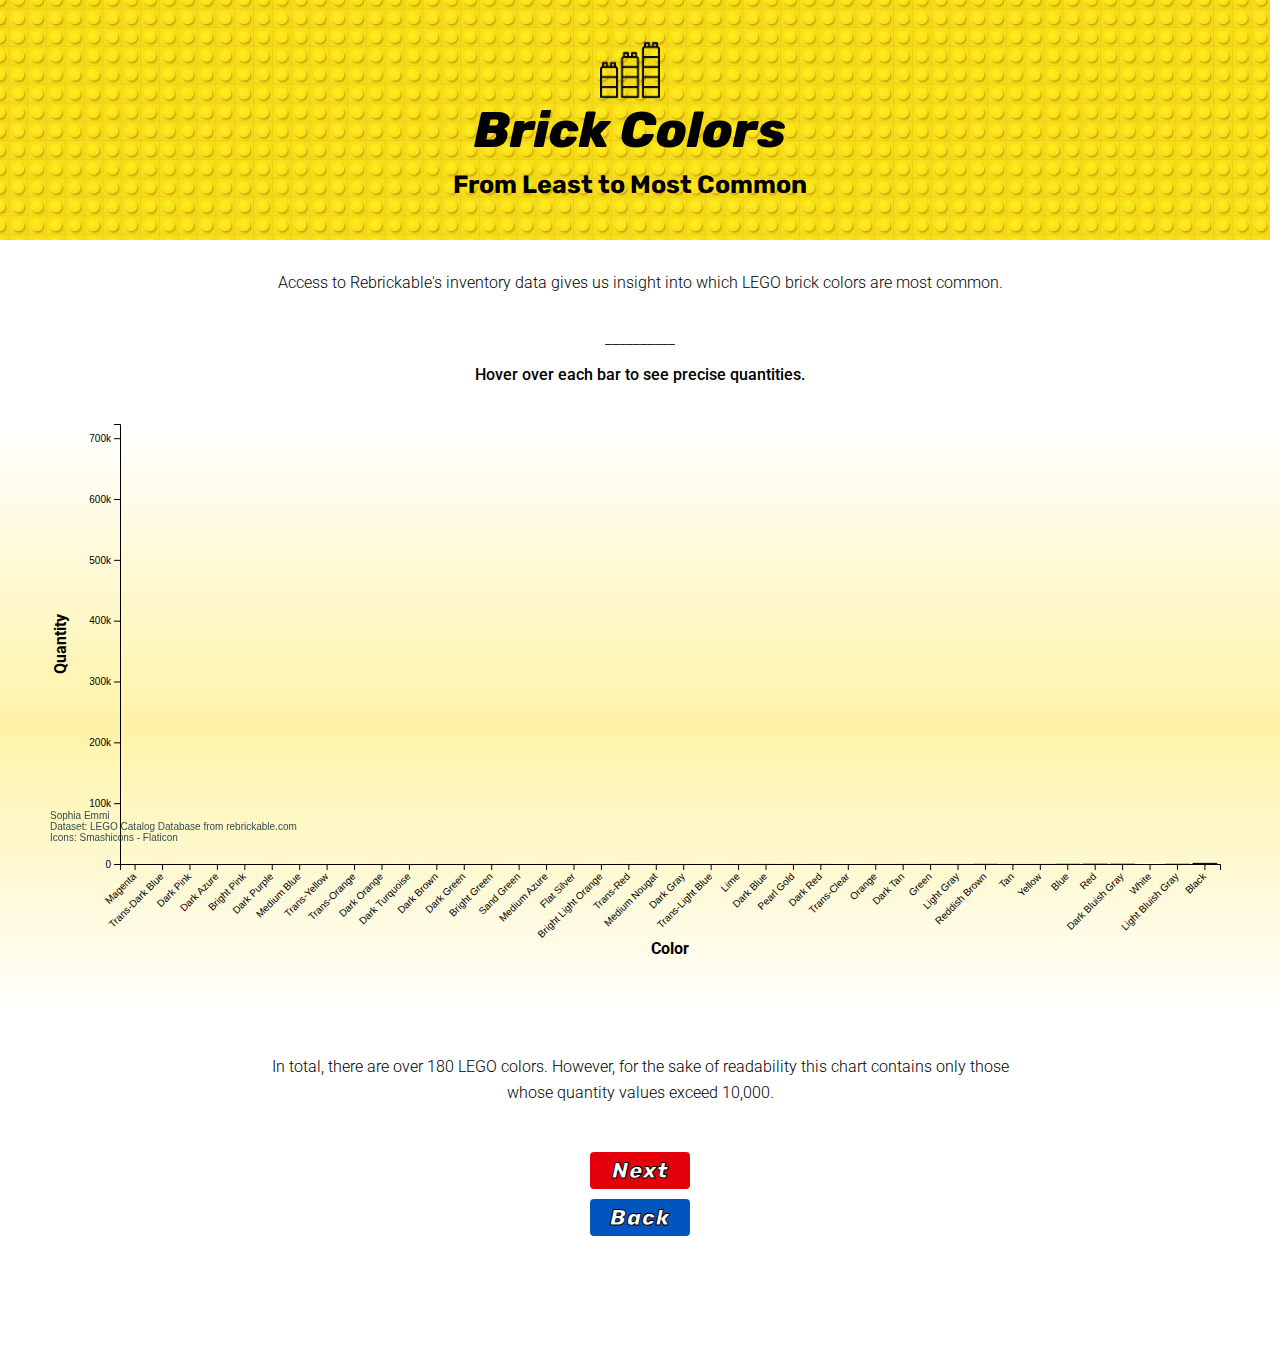
<file: scene1.html>
<!DOCTYPE html>
<html>

<head>
    <meta name="viewport" content="width=device-width, initial-scale=1">
    <script src="d3.v7.js"></script>
    <title>CS416 Narrative Visualization</title>
    <link rel="stylesheet" type="text/css" href="style.css">
    <link rel="preconnect" href="https://fonts.googleapis.com">
    <link rel="preconnect" href="https://fonts.gstatic.com" crossorigin>
    <link
        href="https://fonts.googleapis.com/css2?family=Roboto:wght@300;400;500&family=Rubik:ital,wght@0,400;1,800&display=swap"
        rel="stylesheet">
    <style>
        .bold {
            font-family: 'Roboto', sans-serif;
            font-weight: 400;
            font-weight: bold;
        }
    </style>
</head>

<body>
    <div class="header">
        <a href="index.html"><img src="img/stacks.png" alt="stacked lego icon" width="60" height="auto" class="center"
            style="margin-top:30px; cursor: pointer;"></a>
        <h1>Brick Colors</h1>
        <h2>From Least to Most Common</h2>
    </div>

    <p class="center">Access to Rebrickable's inventory data gives us insight into which LEGO brick colors are most
        common. </p>
    <p class="center">__________</p>
    <p class="center" style="margin-top: 10px; font-weight: 500;">Hover over each bar to see precise quantities.</p>

    <br><br>

    <div id="tooltip">
        <p><span id="value"></span></p>
    </div>

    <div id="bar-chart" style="background: linear-gradient(0deg, white, rgb(255, 243, 168) 50%, white 100%);">
        <script>
            var margin = { top: 0, right: 20, bottom: 160, left: 80 },
                width = 1200 - margin.left - margin.right,
                height = 600 - margin.top - margin.bottom;

            var xValue = function (d) { return d.name; },
                xScale = d3.scaleBand().range([0, width]).padding(0.1),
                xMap = function (d) { return xScale(xValue(d)); },
                xAxis = d3.axisBottom(xScale);

            var yValue = function (d) { return d.quantity; },
                yAxisScale = d3.scaleLinear().range([height, 0]),
                yMap = function (d) { return yAxisScale(yValue(d)); },
                yAxis = d3.axisLeft(yAxisScale).tickFormat(d3.format("~s"));

            var cValue = function (d) { return "#" + d.rgb; },
                colorScale = d3.scaleOrdinal();

            var svg = d3.select("#bar-chart").append("svg")
                .attr("width", width + margin.left + margin.right)
                .attr("height", height + margin.top + margin.bottom)
                .append("g")
                .attr("transform", "translate(" + margin.left + "," + margin.top + ")");

            // data
            d3.csv("data/color_frequency.csv").then(function (data) {

                data.forEach(function (d) {
                    d.quantity = +d.quantity;

                    console.log("Color: ", cValue(d));
                    console.log("Quantity: ", d.quantity);
                });

                // colors from rgb column
                colorScale.domain(data.map(cValue));

                var threshold = 10000;
                data = data.filter(function (d) {
                    return d.quantity > threshold;
                });

                data.sort(function (a, b) {
                    return d3.ascending(a.quantity, b.quantity);
                });

                //x
                xScale.domain(data.map(xValue));
                svg.append("g")
                    .attr("class", "x axis")
                    .attr("transform", "translate(0," + height + ")")
                    .call(xAxis)
                    .selectAll("text")
                    .style("text-anchor", "end")
                    .attr("dx", "-.8em")
                    .attr("dy", ".15em")
                    .attr("transform", "rotate(-45)");

                //y
                console.log(d3.max(data, yValue));
                yAxisScale.domain([0, d3.max(data, yValue)]);
                svg.append("g")
                    .attr("class", "y axis")
                    .call(yAxis);

                //x label
                svg.append("text")
                    .attr("transform", "translate(" + (width / 2) + " ," + (height + margin.top + 90) + ")")
                    .style("text-anchor", "middle")
                    .text("Color")
                    .attr('class', 'bold');

                //y label
                svg.append("text")
                    .attr("transform", "rotate(-90)")
                    .attr("y", 0 - margin.left + 10)
                    .attr("x", 0 - (height / 2))
                    .attr("dy", "1em")
                    .style("text-anchor", "middle")
                    .text("Quantity")
                    .attr('class', 'bold');

                // bars
                svg.selectAll(".bar")
                    .data(data)
                    .enter().append("rect")
                    .attr("class", "bar")
                    .attr("x", xMap)
                    .attr("width", xScale.bandwidth())
                    .attr("y", height) 
                    .attr("height", 0)
                    .style("fill", cValue)
                    .on("mouseover", function (event, d) {
                        d3.select("#tooltip")
                            .select("#value")
                            .html("<b>Color: </b>" + d.name + "<br/>" + "<b>Quantity: </b>" + d.quantity);
                        d3.select("#tooltip").style("opacity", 1);
                        d3.select(this).style("stroke", "black").style("stroke-width", "2px");
                    })
                    .on("mouseout", function () {
                        d3.select("#tooltip").style("opacity", 0);
                        d3.select(this).style("stroke", "none");
                    })
                    .transition() 
                    .delay(500)
                    .duration(3000)
                    .attr("y", yMap) 
                    .attr("height", function (d) { return height - yMap(d); }); 

            });
        </script>
    </div>
    <p class="center">In total, there are over 180 LEGO colors. However, for the sake of readability this chart contains
        only those whose quantity values exceed 10,000.</p>

    <br><br>

    <a href="scene2.html" style="text-decoration:none;"><button class="center">Next</button></a>
    <a href="index.html" style="text-decoration:none;"><button class="center"
            style="outline: 2px; outline-color: black; background-color: #0055BF; margin-bottom: 50px;">Back</button></a>

    <br><br><br>
    <div class="footer">
        <h4>Sophia Emmi</h4>
        <h4>Dataset: LEGO Catalog Database from rebrickable.com</h4>
        <h4>Icons: Smashicons - Flaticon</h4>
    </div>

</body>

</html>
</file>
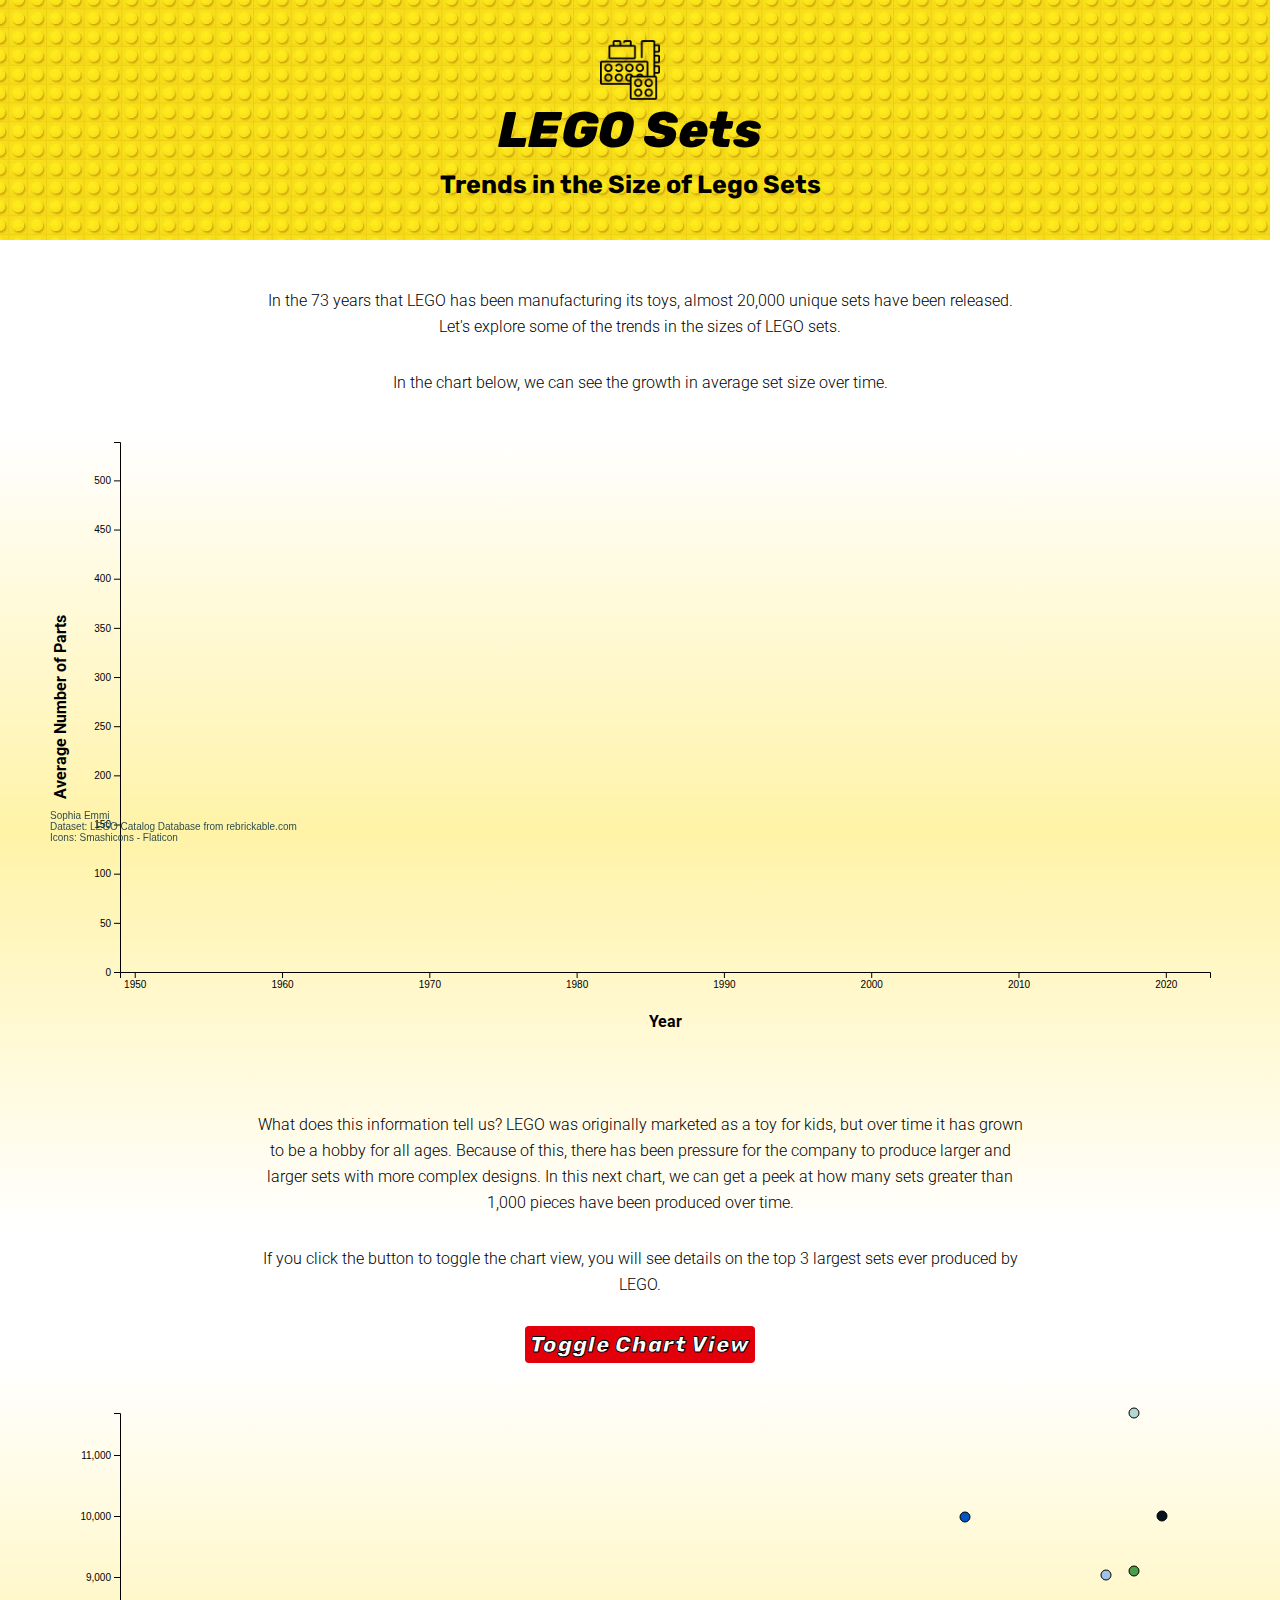
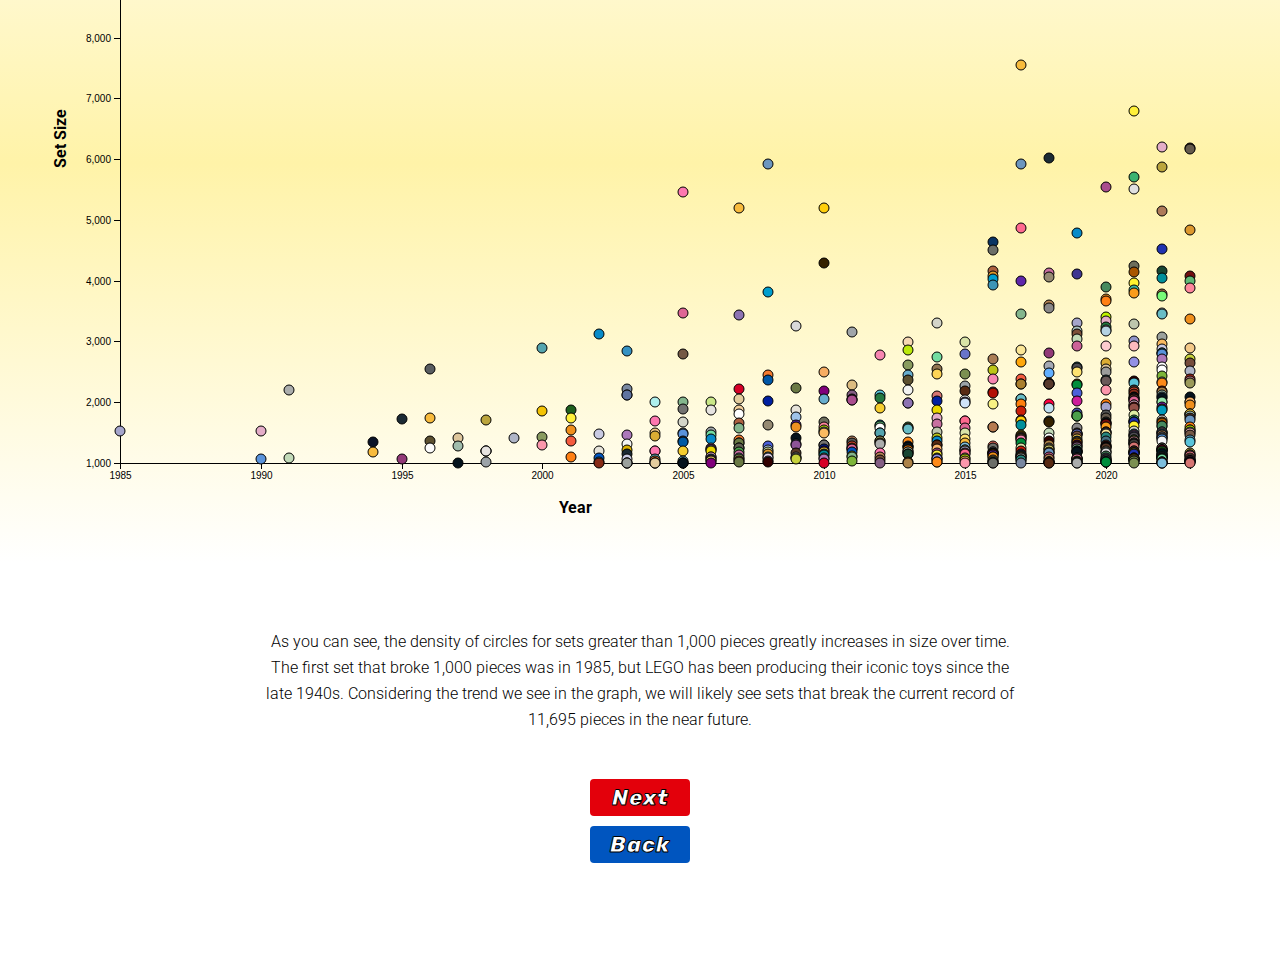
<file: scene2.html>
<!DOCTYPE html>
<html>

<head>
    <meta name="viewport" content="width=device-width, initial-scale=1">
    <script src="d3.v7.js"></script>
    <title>CS416 Narrative Visualization</title>
    <link rel="stylesheet" type="text/css" href="style.css">
    <link rel="preconnect" href="https://fonts.googleapis.com">
    <link rel="preconnect" href="https://fonts.gstatic.com" crossorigin>
    <link
        href="https://fonts.googleapis.com/css2?family=Roboto:wght@300;400;500&family=Rubik:ital,wght@0,400;1,800&display=swap"
        rel="stylesheet">

    <style>
        circle {
            stroke: #000;
            stroke-width: 1;
        }

        .bold {
            font-family: 'Roboto', sans-serif;
            font-weight: 400;
            font-weight: bold;
        }
    </style>
</head>

<body>
    <div class="header">
        <a href="index.html"><img src="img/blocks_pile.png" alt="flat lego pile icon" width="60" height="auto" class="center"
            style="margin-top:30px; cursor: pointer;"></a>
        <h1>LEGO Sets</h1>
        <h2>Trends in the Size of Lego Sets</h2>
    </div>

    <br>
    <p class="center">In the 73 years that LEGO has been manufacturing its toys, almost 20,000 unique sets have been
        released. Let's explore some of the trends in the sizes of LEGO sets. </p>
    <p class="center">In the chart below, we can see the growth in average set size over time.</p>

    <br><br>

    <div id="line-chart" style="background: linear-gradient(0deg, white, rgb(255, 243, 168) 50%, white 100%);">
        <svg id="line-svg" width="1200" height="800"></svg>
        <script>
            let lineChartMargin = { top: 10, right: 30, bottom: 60, left: 80 },
                lineChartWidth = 1200 - lineChartMargin.left - lineChartMargin.right,
                lineChartHeight = 600 - lineChartMargin.top - lineChartMargin.bottom;

            let lineChartSvg = d3.select("#line-svg")
                .append("svg")
                .attr("width", lineChartWidth + lineChartMargin.left + lineChartMargin.right)
                .attr("height", lineChartHeight + lineChartMargin.top + lineChartMargin.bottom)
                .append("g")
                .attr("transform", "translate(" + lineChartMargin.left + "," + lineChartMargin.top + ")");

            d3.csv("data/largest_sets.csv").then(function (data) {

                data.forEach(function (d) {
                    d.year = +d.year;
                    d.num_parts = +d.num_parts;
                });

                // group data, calculate avg
                let averages = Array.from(d3.rollup(data,
                    v => d3.mean(v, d => d.num_parts),
                    d => d.year));

                averages = averages.map(function ([key, value]) {
                    return { year: key, avg_num_parts: value }
                }).sort((a, b) => a.year - b.year);

                //x
                let x = d3.scaleLinear()
                    .domain(d3.extent(averages, function (d) { return d.year; }))
                    .range([0, lineChartWidth]);
                lineChartSvg.append("g")
                    .attr("transform", "translate(0," + lineChartHeight + ")")
                    .call(d3.axisBottom(x).tickFormat(d3.format("d")));

                //y
                let y = d3.scaleLinear()
                    .domain([0, d3.max(averages, function (d) { return d.avg_num_parts; })])
                    .range([lineChartHeight, 0]);
                lineChartSvg.append("g")
                    .call(d3.axisLeft(y));

                //x label
                lineChartSvg.append("text")
                    .attr("transform", "translate(" + (lineChartWidth / 2) + " ," + (lineChartHeight + lineChartMargin.top + 45) + ")")
                    .style("text-anchor", "middle")
                    .text("Year")
                    .attr('class', 'bold');

                //y label
                lineChartSvg.append("text")
                    .attr("transform", "rotate(-90)")
                    .attr("y", 0 - lineChartMargin.left + 10)
                    .attr("x", 0 - (lineChartHeight / 2))
                    .attr("dy", "1em")
                    .style("text-anchor", "middle")
                    .text("Average Number of Parts")
                    .attr('class', 'bold');

                //line
                let line = lineChartSvg.append("path")
                    .datum(averages)
                    .attr("fill", "none")
                    .attr("stroke", "#E3000B")
                    .attr("stroke-width", 2)
                    .attr("d", d3.line()
                        .x(function (d) { return x(d.year) })
                        .y(function (d) { return y(d.avg_num_parts) })
                    );

                //animation
                let totalLength = line.node().getTotalLength();
                line.attr("stroke-dasharray", totalLength + " " + totalLength)
                    .attr("stroke-dashoffset", totalLength)
                    .transition()
                    .delay(1000)
                    .duration(3000)
                    .ease(d3.easeLinear)
                    .attr("stroke-dashoffset", 0);

            });
        </script>
    </div>

    <p class="center" style="margin-top: -120px;">What does this information tell us? LEGO was originally marketed as a
        toy for kids, but over time it has grown to be
        a hobby for all ages. Because of this, there has been pressure for the company to produce larger and larger sets
        with more complex designs.
        In this next chart, we can get a peek at how many sets greater than 1,000 pieces have been produced over time.
    </p>
    <p class="center">If you click the button to toggle the chart view, you will see details on the top 3 largest sets
        ever produced by LEGO.</p>
    <br>

    <button id="toggle" class="center" style="width:auto; text-align: center;">Toggle Chart View</button>
    <div id="scatter-bubble" style="background: linear-gradient(0deg, white, rgb(255, 243, 168) 50%, white 100%);">
        <svg id="scatter-svg" width="1200" height="800"></svg>
        <div id="tooltip" class="tooltip"></div>
    </div>
    <br>
    <div>
        <script>
            var svg = d3.select("#scatter-svg"),
                margin = { top: 50, right: 50, bottom: 100, left: 80 },
                width = +svg.attr("width") - margin.left - margin.right,
                height = +svg.attr("height") - margin.top - margin.bottom,
                g = svg.append("g").attr("transform", "translate(" + margin.left + "," + margin.top + ")");

            var xScale = d3.scaleLinear().rangeRound([0, width]);
            var yScale = d3.scaleLinear().rangeRound([height, 0]);
            var radiusScale = d3.scaleSqrt().range([2, 20]); //for bubble chart

            var currentPlot = 'scatter'; //initial plot

            //process data
            Promise.all([
                d3.csv('data/largest_sets.csv'),
                d3.csv('data/color_frequency.csv')
            ]).then(function (files) {
                var data = files[0];
                var colors = files[1].map(d => '#' + d.rgb);  //get colors from rgb column

                data = data.filter(d => d.num_parts >= 1000);

                data.forEach(function (d) {
                    d.year = +d.year;
                    d.num_parts = +d.num_parts;
                });

                xScale.domain(d3.extent(data, d => d.year));
                yScale.domain(d3.extent(data, d => d.num_parts));
                radiusScale.domain(d3.extent(data, d => d.num_parts));

                var colorScale = d3.scaleOrdinal()
                    .domain(data.map(d => d.name))
                    .range(colors); 

                //axes
                var xAxis = d3.axisBottom(xScale).ticks(10).tickFormat(d3.format("d"));
                var yAxis = d3.axisLeft(yScale).ticks(10);

                //x label
                svg.append("text")
                    .attr("transform", "translate(" + (width / 2) + " ," + (height + margin.top + 50) + ")")
                    .style("text-anchor", "middle")
                    .text("Year")
                    .attr('class', 'bold');

                //y label
                g.append("text")
                    .attr("transform", "rotate(-90)")
                    .attr("y", 0 - margin.left + 10)
                    .attr("x", 0 - (height / 2))
                    .attr("dy", "1em")
                    .style("text-anchor", "middle")
                    .text("Set Size")
                    .attr('class', 'bold');

                g.append("g")
                    .attr("transform", "translate(0," + height + ")")
                    .call(xAxis);

                g.append("g")
                    .call(yAxis);


                // circles
                var circles = g.selectAll('circle')
                    .data(data)
                    .enter().append('circle')
                    .attr('cx', d => xScale(d.year))
                    .attr('cy', d => yScale(d.num_parts))
                    .attr('r', currentPlot === 'scatter' ? 5 : d => radiusScale(d.num_parts))
                    .attr('fill', d => colorScale(d.name)); 

                // toggle between scatter plot and bubble chart
                d3.select('#toggle').on('click', function () {
                    currentPlot = currentPlot === 'scatter' ? 'bubble' : 'scatter';

                    circles.transition()
                        .duration(800)
                        .attr('r', currentPlot === 'scatter' ? 5 : d => radiusScale(d.num_parts));

                    if (currentPlot === 'bubble') {
                        var largeSets = data.filter(d => d.num_parts > 9500);

                        if (largeSets.length) {
                            largeSets.forEach(function (largeSet) {
                                var infoX = xScale(largeSet.year);
                                var infoY = yScale(largeSet.num_parts);

                                g.append('line')
                                    .attr('x1', infoX)
                                    .attr('y1', infoY)
                                    .attr('x2', infoX - 38) 
                                    .attr('y2', infoY)
                                    .attr('stroke', 'black');

                                var annotationText = g.append('text')
                                    .attr('class', 'annotation')
                                    .attr('x', infoX - 165)
                                    .attr('y', infoY);

                                annotationText.append('tspan')
                                    .attr('class', 'bold')
                                    .text('Set Name: ');

                                annotationText.append('tspan')
                                    .text(`${largeSet.name}`);

                                annotationText.append('tspan')
                                    .attr('x', infoX - 145)
                                    .attr('dy', '1.2em')
                                    .attr('class', 'bold')
                                    .text('Year: ');

                                annotationText.append('tspan')
                                    .text(`${largeSet.year}`);

                                annotationText.append('tspan')
                                    .attr('x', infoX - 130)
                                    .attr('dy', '1.2em')
                                    .attr('class', 'bold')
                                    .text('Pieces: ');

                                annotationText.append('tspan')
                                    .text(`${largeSet.num_parts}`);
                            });
                        }
                    } else {
                        g.selectAll('line').remove();
                        g.selectAll('text.annotation').remove();
                    }
                });
            });
        </script>
    </div>
    <br>
    <p class="center">As you can see, the density of circles for sets greater than 1,000 pieces greatly increases in
        size over time. The first set that broke
        1,000 pieces was in 1985, but LEGO has been producing their iconic toys since the late 1940s. Considering the
        trend we see in the graph, we will likely
        see sets that break the current record of 11,695 pieces in the near future.
    </p>
    <br><br>
    <a href="scene3.html" style="text-decoration:none;"><button class="center">Next</button></a>
    <a href="scene1.html" style="text-decoration:none;"><button class="center"
            style="outline: 2px; outline-color: black; background-color: #0055BF; margin-bottom: 50px;">Back</button></a>

    <br><br><br>
    <div class="footer">
        <h4>Sophia Emmi</h4>
        <h4>Dataset: LEGO Catalog Database from rebrickable.com</h4>
        <h4>Icons: Smashicons - Flaticon</h4>
    </div>

</body>

</html>
</file>
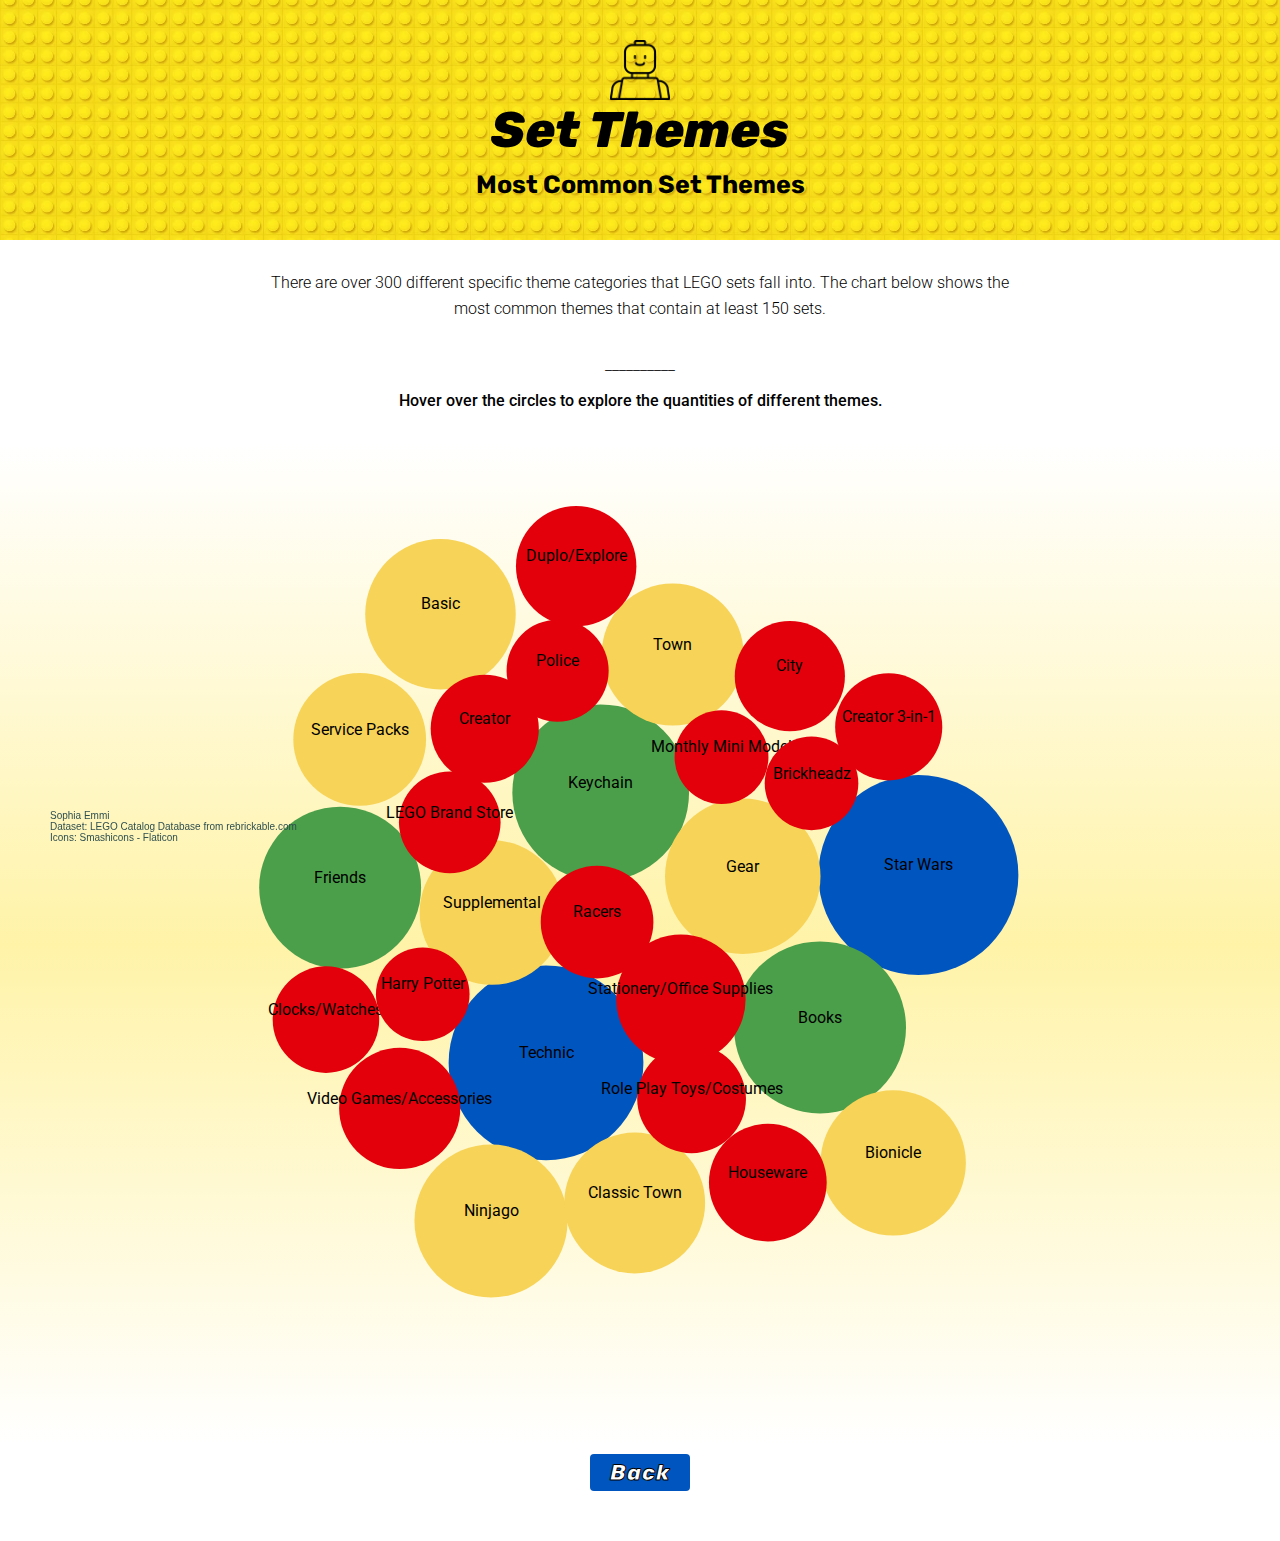
<file: scene3.html>
<!DOCTYPE html>
<html>

<head>
    <meta name="viewport" content="width=device-width, initial-scale=1">
    <script src="d3.v7.js"></script>
    <title>CS416 Narrative Visualization</title>
    <link rel="stylesheet" type="text/css" href="style.css">
    <link rel="preconnect" href="https://fonts.googleapis.com">
    <link rel="preconnect" href="https://fonts.gstatic.com" crossorigin>
    <link
        href="https://fonts.googleapis.com/css2?family=Roboto:wght@300;400;500&family=Rubik:ital,wght@0,400;1,800&display=swap"
        rel="stylesheet">

    <style>
        body {
            position: relative;
            margin: 0;
            height: 100vh;
            display: flex;
            flex-direction: column;
            align-items: center;
        }

        .vis-container {
            flex-grow: 1;
            width: 100%;
            display: flex;
            align-items: center;
            justify-content: space-around;
            position: relative;
        }

        .vis-container svg {
            width: 800px;
            height: 1000px;
            margin: auto;
        }

        .text-label {
            fill: black;
            font-family: 'Roboto', sans-serif;
            font-weight: 400;
            font-size: 6;
            display: block;
        }

        .bold {
            font-family: 'Roboto', sans-serif;
            font-weight: 400;
            font-weight: bold;
        }
    </style>

</head>

<body>
    <div class="header">
        <a href="index.html"><img src="img/minifig.png" alt="flat lego pile icon" width="60" height="auto" class="center"
            style="margin-top:30px; cursor: pointer;"></a>
        <h1>Set Themes</h1>
        <h2>Most Common Set Themes</h2>
    </div>
    <p>There are over 300 different specific theme categories that LEGO sets fall into. The chart below shows
        the most common themes that contain at least 150 sets.
    </p>
    <p class="center" style="margin-top: 0;">__________</p>
    <p class="center" style="margin-top: 10px; font-weight: 500;">Hover over the circles to explore the quantities of different
        themes.</p>
    <div class="vis-container"
        style="background: linear-gradient(0deg, white, rgb(255, 243, 168) 50%, white 100%); margin-top: 30px;">
        <script>
            //data
            d3.csv("data/set_themes.csv").then(function (data) {
                //filter
                data = data.map(d => {
                    d.counts = +d.counts;
                    return d;
                }).filter(d => d.counts >= 150);

                let radiusScale = d3.scaleSqrt()
                    .domain([0, d3.max(data, d => d.counts)])
                    .range([10, 100]);

                let colorScale = d3.scaleQuantize()
                    .domain([150, d3.max(data, d => d.counts)])
                    .range(["#E3000B", "#F7D358", "#4B9F4A", "#0055BF"]);

                let legendSvg = d3.select("body")
                    .append("svg")
                    .style("position", "absolute")
                    .style("right", "10px")
                    .style("top", "50%");

                let visContainer = d3.select(".vis-container");
                let width = 800;
                let height = 1000;

                let simulation = d3.forceSimulation(data)
                    .force("x", d3.forceX(width / 2).strength(0.05))
                    .force("y", d3.forceY(height / 2).strength(0.05))
                    .force("collide", d3.forceCollide(d => radiusScale(d.counts)))
                    .on("tick", ticked);

                //SVG
                let svg = d3.select(".vis-container").append("svg")
                    .attr("viewBox", `0 0 ${width} ${height}`);

                //bubbles
                let node = svg.selectAll(".node")
                    .data(data)
                    .enter().append("g")
                    .attr("class", "node")

                node.append("circle")
                    .attr("r", d => radiusScale(d.counts))
                    .style("fill", d => colorScale(d.counts))
                    .on("mouseover", function (event, d) {
                        d3.select(this.parentNode).select('.counts-label').style('display', 'block');
                    })
                    .on("mouseout", function (event, d) {
                        d3.select(this.parentNode).select('.counts-label').style('display', 'none');
                    });


                //name labels
                node.append("text")
                    .attr("class", "text-label")
                    .text(d => d.name_themes)
                    .attr("text-anchor", "middle")
                    .attr("dy", "-0.3em");

                //count labels
                node.append("text")
                    .attr("class", "text-label counts-label")
                    .text(d => d.counts)
                    .attr("text-anchor", "middle")
                    .attr("dy", "1em")
                    .style("display", "none");


                function ticked() {
                    node.attr("transform", function (d) {
                        d.x = Math.max(radiusScale(d.counts), Math.min(width - radiusScale(d.counts), d.x));
                        d.y = Math.max(radiusScale(d.counts), Math.min(height - radiusScale(d.counts), d.y));
                        return "translate(" + d.x + "," + d.y + ")";
                    });

                    text.attr("x", function (d) {
                        return d.x;
                    })
                        .attr("y", function (d) {
                            return d.y;
                        });
                }

            });
        </script>
    </div>
    <a href="scene2.html" style="text-decoration:none;"><button class="center"
            style="outline: 2px; outline-color: black; background-color: #0055BF; margin-bottom: 50px;">Back</button></a>

    <br><br><br>
    <div class="footer">
        <h4>Sophia Emmi</h4>
        <h4>Dataset: LEGO Catalog Database from rebrickable.com</h4>
        <h4>Icons: Smashicons - Flaticon</h4>
    </div>
</body>

</html>
</file>
<file: style.css>
body{
    background-color: white;
    margin: 0;
    padding: 0;
}
h1{
    text-align: center;
    font-size: 50px;
    font-family: 'Rubik', sans-serif;
    font-style: italic;
    font-weight: 800;
    margin-bottom: auto;
    margin-top: auto;
}
h2{
    font-size: 25px;
    text-align: center;
    font-family: 'Rubik', sans-serif;
    margin-top: 10px;
}
h4{
    font-family: 'Roboto', sans-serif;
    font-weight: 300;
    font-style: normal;
    font-size: 10px;
    color: darkslategray;
    font-family: sans-serif;
    margin: auto;
    padding-left: 40px;
}
p{
    font-family: 'Roboto', sans-serif;
    font-weight: 300;
    font-size: 16px;
    width: 85ch;
    margin-top: 30px;
    margin-bottom: 30px;
    text-align: center;
    word-wrap: normal;
    line-height: 26px;
}
svg {
    display: block;
    margin-left: auto;
    margin-right: auto;
    margin-bottom: auto;
    margin-top: 0px;
}
#tooltip {
    position: absolute;
    margin-left: 45%;
    width: 150px;
    height: auto;
    border-radius: 3px;
    opacity: 0;
    pointer-events: none; 
    font-size: 6px;
    font-family: 'Roboto', sans-serif;
    font-weight: 500;
    font-style: normal;
}
button{
    background-color: #E3000B;
    font-family: 'Rubik', sans-serif;
    font-weight: 800;
    font-style: italic;
    font-size: 22px;
    letter-spacing: 1px;
    -webkit-text-stroke: 1px;
    -webkit-text-stroke-color: black;
    border: none;
    border-radius: 4px;
    color: white;
    padding: 5px;
    width: 100px;
    margin-top: 10px;
    cursor: pointer;
}
button:hover{
    background-color: #FFE330;
}
.center {
    display: block;
    margin-left: auto;
    margin-right: auto;
    margin-bottom: auto;
  }
.chart {
    width: 70%;
    height: 300px;
    border: 1px solid rgb(148, 39, 39);
    margin-left: 15%;
    margin-right: 15%;
    margin-bottom: 20px;
}
.header{
    position: sticky;
    display: block;
    width: 100%;
    height:auto;
    background-image: url('img/brick_pattern.png');
    background-repeat: repeat;
    background-size: 25%;
    margin-top: -10px;
    margin-left: -10px;
    margin-right: -10px;
    padding-bottom: 20px;
    padding-top: 20px;
}
.footer{
    position: fixed;
    bottom: 0;
    left: 0;
    margin-bottom: 40px;
    padding: 10px 10px 0px 10px;
    width: auto;
    height: 50px;
}
.annotation {
    font-family: 'Roboto', sans-serif;
    font-weight: 400;
    font-size: 10px;
    width: 15px;
}
</file>
